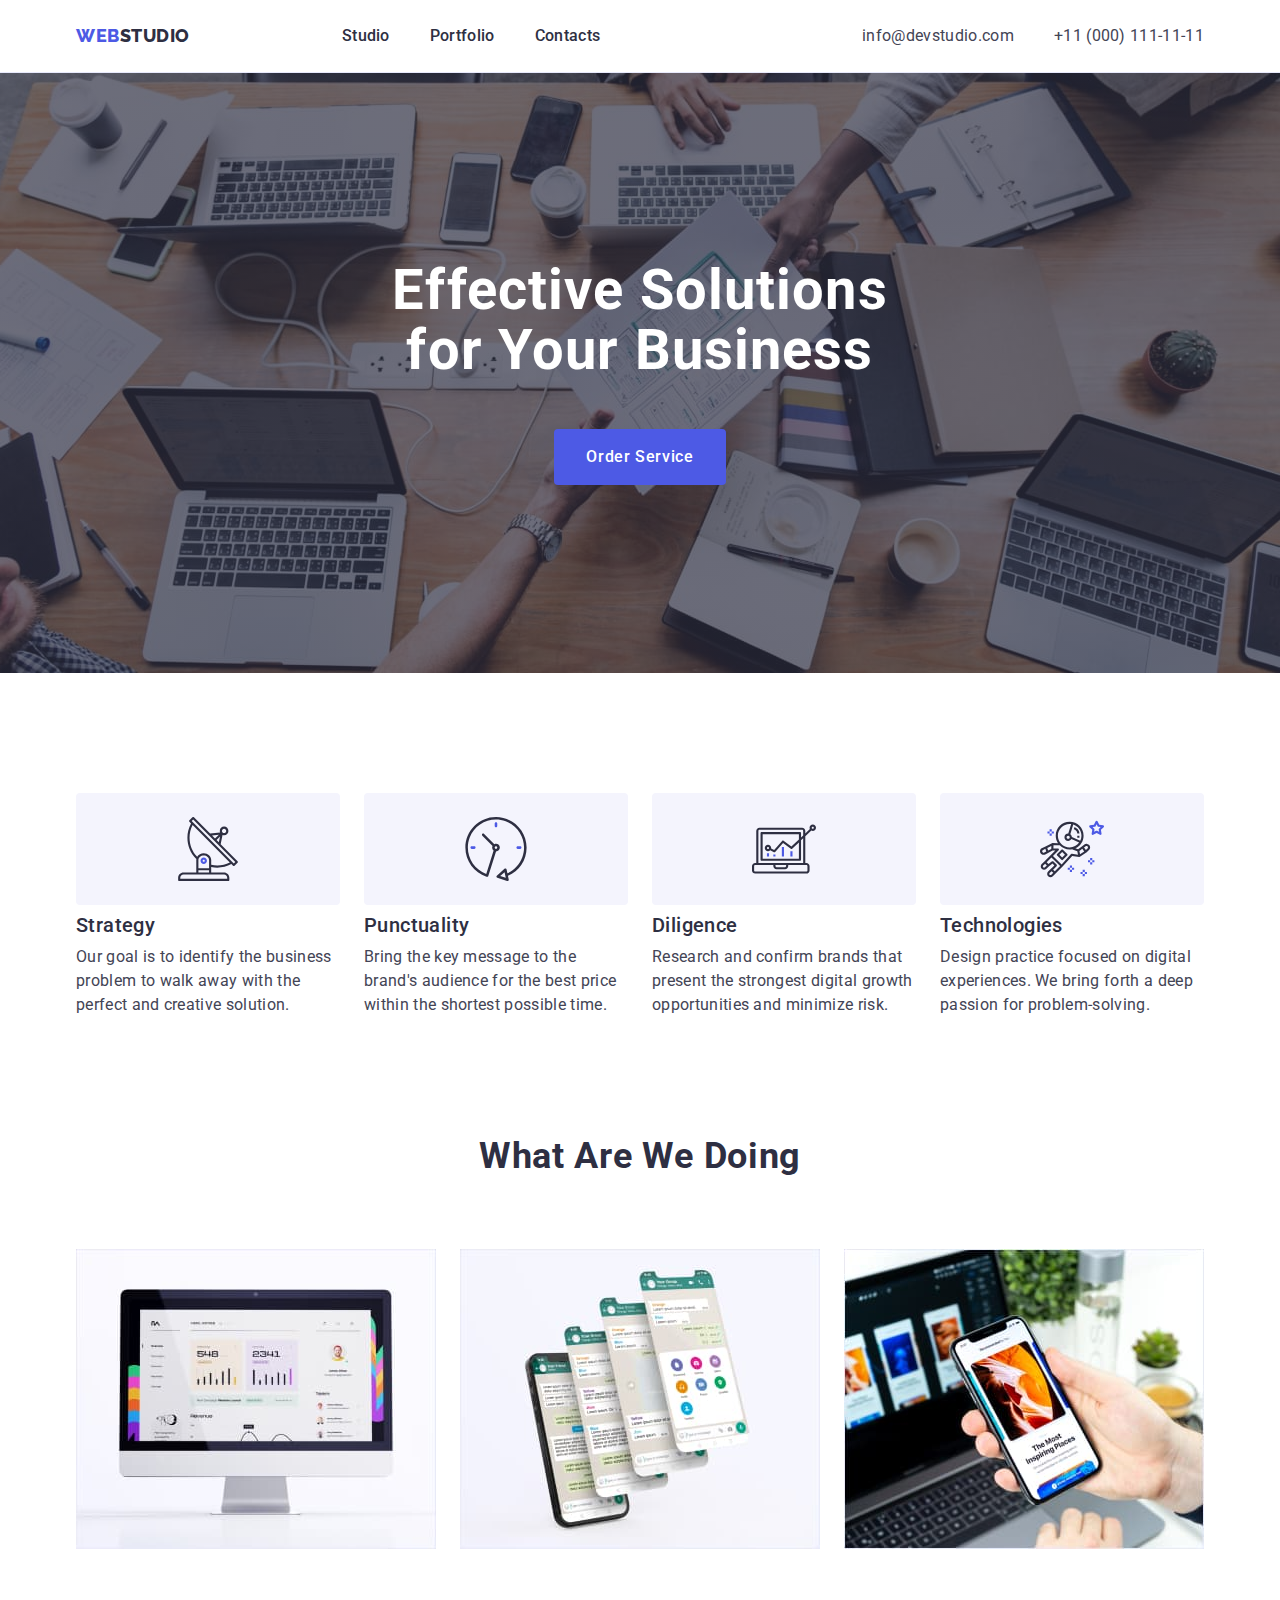
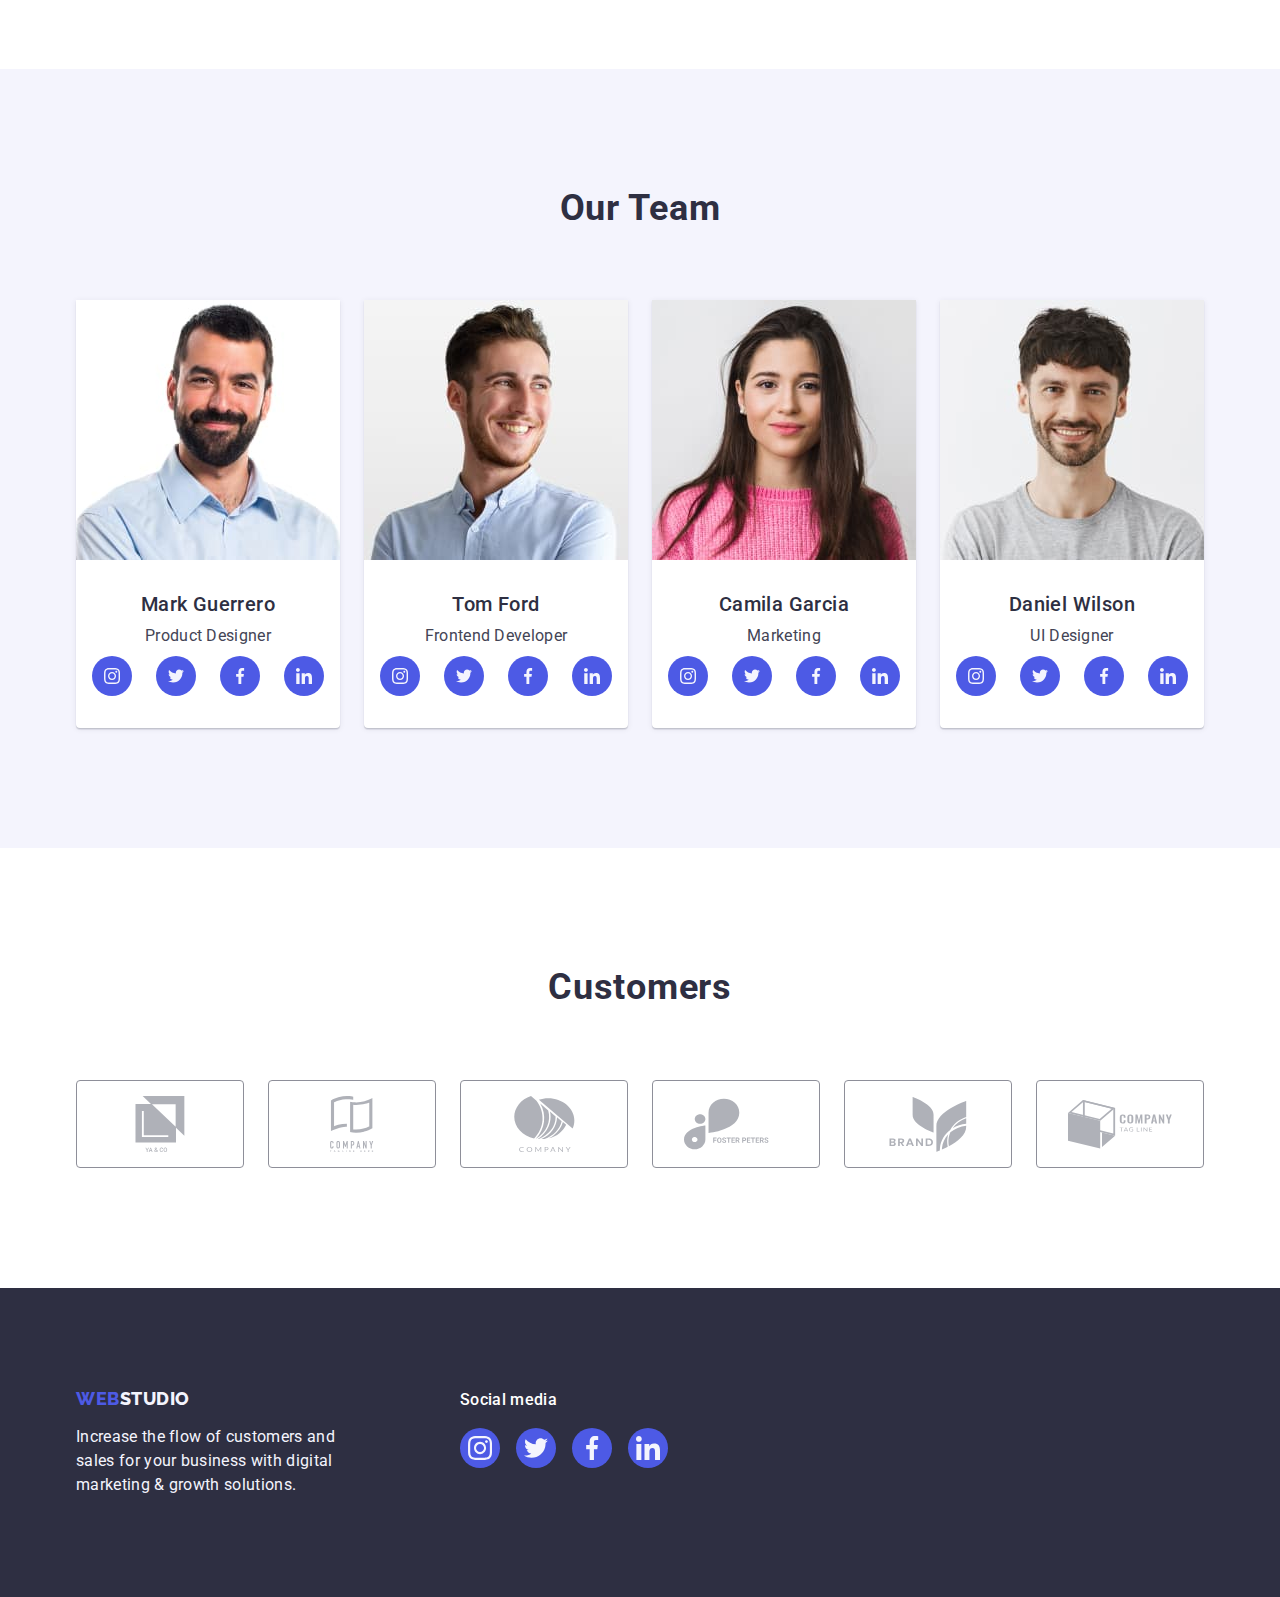
<file: index.html>
<!DOCTYPE html>
<html lang="en">
<head>
    <meta charset="UTF-8">
    <meta http-equiv="X-UA-Compatible" content="IE=edge">
    <meta name="viewport" content="width=device-width, initial-scale=1.0">    
    <title>goit-hw4</title>
    <link rel="preconnect" href="https://fonts.googleapis.com">
    <link rel="preconnect" href="https://fonts.gstatic.com" crossorigin>
    <link href="https://fonts.googleapis.com/css2?family=Raleway:wght@800&family=Roboto:wght@400;500;700&display=swap"
    rel="stylesheet">
    <link rel="stylesheet" href="https://cdnjs.cloudflare.com/ajax/libs/modern-normalize/1.1.0/modern-normalize.min.css">
    <link rel="stylesheet" href="./css/styles.css">
</head>
<body>

<!--Header-->
    <header class="header">
        <div class="container  main-nav">
        <nav class="site-nav">
            <a href="./index.html" class="logo logo-header link">Web<span class="header-brand">Studio</span></a>               
           
            <ul class="site-menu list">
                <li class="item"><a href="./index.html" class="menu link">Studio</a></li>
                <li class="item"><a href="./portfolio.html" class="menu link">Portfolio</a></li>
                <li class="item"><a href="" class="menu link">Contacts</a></li>
            </ul>            
        </nav>
       
        <address class="adress">
                <ul class="adress-list list">
                    <li class="item">
                        <a href="mailto:info@devstudio.com" class="contact link">info@devstudio.com</a>
                    </li>
                    <li class="item">
                        <a href="tel:+110001111111" class="contact link">+11 (000) 111-11-11</a>
                    </li>
                </ul>
        </address>   
        </div>
    </header>

   <!--Main-->
    <main>
    <!--Section Hero-->
        <section class="hero">
            
            <h1 class="hero-title">Effective Solutions for Your Business</h1>
            <button type="button" class="button primary">Order Service</button>
           
        </section>
    <!--Section Features-->
        <section class="section">            
            
                <div class="container">
                    <h2 class="title visually-hidden">Features</h2>
                    <ul class="features-list card-set list ">
                        <li class="card-set-item">
                            <div class="svg-icon">
                            <svg width="64" height="64">
                                <use href="./images/icon.svg#icon-antenna"></use>
                            </svg>  
                            </div>
                            <h3 class="subtitle">Strategy</h3>
                            <p class="description">
                                Our goal is to identify the business
                                problem to walk away with the perfect and creative solution.
                            </p>                          
                        </li>
                        <li class="card-set-item">
                            <div class="svg-icon">
                                <svg width="64" height="64">
                                    <use href="./images/icon.svg#icon-clock"></use>
                                </svg>
                            </div>
                            <h3 class="subtitle">Punctuality</h3>
                            <p class="description">
                                Bring the key message to the brand's audience for the best
                                price within the shortest possible time.
                            </p>
                        </li>
                        <li class="card-set-item">
                            <div class="svg-icon">
                                <svg width="64" height="64">
                                    <use href="./images/icon.svg#icon-diagram"></use>
                                </svg>
                            </div>
                            <h3 class="subtitle">Diligence</h3>
                            <p class="description">
                                Research and confirm brands that present the strongest
                                digital growth opportunities and minimize risk.
                            </p>
                        </li>
                        <li class="card-set-item">
                            <div class="svg-icon">
                                <svg width="64" height="64">
                                    <use href="./images/icon.svg#icon-astronaut"></use>
                                </svg>
                            </div>
                            <h3 class="subtitle">Technologies</h3>
                            <p class="description">
                                Design practice focused on digital experiences. We bring
                                forth a deep passion for problem-solving.
                            </p>
                        </li>
                    </ul>
                
            </div>
        </section>

    <!--Section Works-->
        <section class="section section-work">
            <div class="container">
            <h2 class="title">What are we doing</h2>
            <ul class="works-list card-set list">
                <li class="card-set-item">
                    <img src="./images/main-page/img1.jpg" alt="Computer" width="360" height="300"/>
                </li>
                <li class="card-set-item">
                    <img src="./images/main-page/img2.jpg" alt="Mobile phone" width="360" height="300"/>
                </li>
                <li class="card-set-item">
                    <img src="./images/main-page/img3.jpg" alt="Laptop" width="360" height="300"/>
                </li>
            </ul>
        </div>
        </section>
    
        <!--Section Our Team-->
        <section class="section section-team">
            <div class="container">
            <h2 class="title">Our Team</h2>
            <ul class="team-list card-set list">
                <li class="card-set-item item">
                    <img src="./images/main-page/teamcard1.jpg" class="team-img" alt="Product Designer" width="264" height="260"/>
                    <div class="team-card">
                    <h3 class="subtitle team-subtitle">Mark Guerrero</h3>
                    <p class="description team-description">Product Designer</p>
                      
                    <ul class="icon-set list">
                        <li class="icon-set-item">
                            <a href="" class="link social-icon social-icon-team">
                            
                                <svg width="16" height="16" class="social-btn">
                                    <use href="./images/icon.svg#icon-instagram"></use>
                                </svg>
                           
                            </a>
                        </li>
                        <li class="icon-set-item">
                            <a href="" class="link social-icon social-icon-team">
                                <svg width="16" height="16" class="social-btn">
                                    <use href="./images/icon.svg#icon-twitter"></use>
                                </svg>
                            </a>
                        </li>
                        <li class="icon-set-item">
                            <a href="" class="link social-icon social-icon-team">
                                <svg width="16" height="16" class="social-btn">
                                    <use href="./images/icon.svg#icon-facebook"></use>
                                </svg>
                            </a>
                        </li>
                        <li class="icon-set-item">
                            <a href="" class="link social-icon social-icon-team">
                                <svg width="16" height="16" class="social-btn">
                                    <use href="./images/icon.svg#icon-linkedin"></use>
                                </svg>
                            </a>
                        </li>
                    </ul> 
                    </div>
                </li>
                <li class="card-set-item item">
                    <img src="./images/main-page/teamcard2.jpg" class="team-img" alt="Frontend Developer" width="264" height="260"/>
                    <div class="team-card">
                    <h3 class="subtitle team-subtitle">Tom Ford</h3>
                    <p class="description team-description">Frontend Developer</p>
                            <ul class="icon-set list">
                                <li class="icon-set-item">
                                    <a href="" class="link social-icon social-icon-team">
                            
                                        <svg width="16" height="16" class="social-btn">
                                            <use href="./images/icon.svg#icon-instagram"></use>
                                        </svg>
                            
                                    </a>
                                </li>
                                <li class="icon-set-item">
                                    <a href="" class="link social-icon social-icon-team">
                                        <svg width="16" height="16" class="social-btn">
                                            <use href="./images/icon.svg#icon-twitter"></use>
                                        </svg>
                                    </a>
                                </li>
                                <li class="icon-set-item">
                                    <a href="" class="link social-icon social-icon-team">
                                        <svg width="16" height="16" class="social-btn">
                                            <use href="./images/icon.svg#icon-facebook"></use>
                                        </svg>
                                    </a>
                                </li>
                                <li class="icon-set-item">
                                    <a href="" class="link social-icon social-icon-team">
                                        <svg width="16" height="16" class="social-btn">
                                            <use href="./images/icon.svg#icon-linkedin"></use>
                                        </svg>
                                    </a>
                                </li>
                            </ul>
                    </div>
                    </li>
                <li class="card-set-item item">
                    <img src="./images/main-page/teamcard3.jpg" class="team-img" alt="Marketing" width="264" height="260"/>
                    <div class="team-card">
                    <h3 class="subtitle team-subtitle">Camila Garcia</h3>
                    <p class="description team-description">Marketing</p>
                            <ul class="icon-set list">
                                <li class="icon-set-item">
                                    <a href="" class="link social-icon social-icon-team">
                            
                                        <svg width="16" height="16" class="social-btn">
                                            <use href="./images/icon.svg#icon-instagram"></use>
                                        </svg>
                            
                                    </a>
                                </li>
                                <li class="icon-set-item">
                                    <a href="" class="link social-icon social-icon-team">
                                        <svg width="16" height="16" class="social-btn">
                                            <use href="./images/icon.svg#icon-twitter"></use>
                                        </svg>
                                    </a>
                                </li>
                                <li class="icon-set-item">
                                    <a href="" class="link social-icon social-icon-team">
                                        <svg width="16" height="16" class="social-btn">
                                            <use href="./images/icon.svg#icon-facebook"></use>
                                        </svg>
                                    </a>
                                </li>
                                <li class="icon-set-item">
                                    <a href="" class="link social-icon social-icon-team">
                                        <svg width="16" height="16" class="social-btn">
                                            <use href="./images/icon.svg#icon-linkedin"></use>
                                        </svg>
                                    </a>
                                </li>
                            </ul>
                    </div>
                </li>
                <li class="card-set-item item">
                    <img src="./images/main-page/teamcard4.jpg" class="team-img" alt="UI Designer" width="264" height="260"/>
                    <div class="team-card">
                    <h3 class="subtitle team-subtitle">Daniel Wilson</h3>
                    <p class="description team-description">UI Designer</p>
                            <ul class="icon-set list">
                                <li class="icon-set-item">
                                    <a href="" class="link social-icon social-icon-team">
                            
                                        <svg width="16" height="16" class="social-btn">
                                            <use href="./images/icon.svg#icon-instagram"></use>
                                        </svg>
                            
                                    </a>
                                </li>
                                <li class="icon-set-item">
                                    <a href="" class="link social-icon social-icon-team">
                                        <svg width="16" height="16" class="social-btn">
                                            <use href="./images/icon.svg#icon-twitter"></use>
                                        </svg>
                                    </a>
                                </li>
                                <li class="icon-set-item">
                                    <a href="" class="link social-icon social-icon-team">
                                        <svg width="16" height="16" class="social-btn">
                                            <use href="./images/icon.svg#icon-facebook"></use>
                                        </svg>
                                    </a>
                                </li>
                                <li class="icon-set-item">
                                    <a href="" class="link social-icon social-icon-team">
                                        <svg width="16" height="16" class="social-btn">
                                            <use href="./images/icon.svg#icon-linkedin"></use>
                                        </svg>
                                    </a>
                                </li>
                            </ul>
                    </div>
                </li>
            </ul>
            </div>
        </section>

        <!--Section Customers-->
        <section class="section">
            <div class="container">
                <h2 class="title">Customers</h2>
                <ul class="card-set list-customers list">
                    <li class="card-set-item customer-card">
                        <a href="" class="link-customers link">
                            <svg width="104" height="56" class="icon-customers">
                                <use href="./images/icon.svg#icon-client1"></use>
                            </svg>
                        </a>
                    </li>
                    <li class="card-set-item customer-card">
                        <a href="" class="link-customers link">
                            <svg width="104" height="56" class="icon-customers">
                                <use href="./images/icon.svg#icon-client2"></use>
                            </svg>
                        </a>
                    </li>
                    <li class="card-set-item customer-card">
                        <a href="" class="link-customers link">
                            <svg width="104" height="56" class="icon-customers">
                                <use href="./images/icon.svg#icon-client3"></use>
                            </svg>
                        </a>
                    </li>
                    <li class="card-set-item customer-card">
                        <a href="" class="link-customers link">
                            <svg width="104" height="56" class="icon-customers">
                                <use href="./images/icon.svg#icon-client4"></use>
                            </svg>
                        </a>
                    </li>
                    <li class="card-set-item customer-card">
                        <a href="" class="link-customers link">
                            <svg width="104" height="56" class="icon-customers">
                                <use href="./images/icon.svg#icon-client5"></use>
                            </svg>
                        </a>
                    </li>
                    <li class="card-set-item customer-card">
                        <a href="" class="link-customers link">
                            <svg width="104" height="56" class="icon-customers">
                                <use href="./images/icon.svg#icon-client6"></use>
                            </svg>
                        </a>
                    </li>
                </ul>
            </div>
        
        </section>
    </main>
    
   
<!--Section Footer-->

<footer class="footer">
    <div class="container footer-container">

        <div>
            <a href="./index.html" class=" footer-logo logo link">Web<span class="footer-brand">Studio</span></a>
            <p class="footer-description">
                Increase the flow of customers and sales for your business
                with digital marketing & growth solutions.
            </p>
        </div>
        <div>
            <p class="social-media">Social media</p>
            <ul class="icon-set icon-footer list">
                <li class="icon-set-item">
                    <a href="" class="link social-icon social-icon-footer">

                        <svg width="24" height="24" class="social-btn">
                            <use href="./images/icon.svg#icon-instagram"></use>
                        </svg>

                    </a>
                </li>
                <li class="icon-set-item">
                    <a href="" class="link social-icon social-icon-footer">
                        <svg width="24" height="24" class="social-btn">
                            <use href="./images/icon.svg#icon-twitter"></use>
                        </svg>
                    </a>
                </li>
                <li class="icon-set-item">
                    <a href="" class="link social-icon social-icon-footer">
                        <svg width="24" height="24" class="social-btn">
                            <use href="./images/icon.svg#icon-facebook"></use>
                        </svg>
                    </a>
                </li>
                <li class="icon-set-item">
                    <a href="" class="link social-icon social-icon-footer">
                        <svg width="24" height="24" class="social-btn">
                            <use href="./images/icon.svg#icon-linkedin"></use>
                        </svg>
                    </a>
                </li>
            </ul>
        </div>


    </div>
</footer>
</body>
</html>
</file>
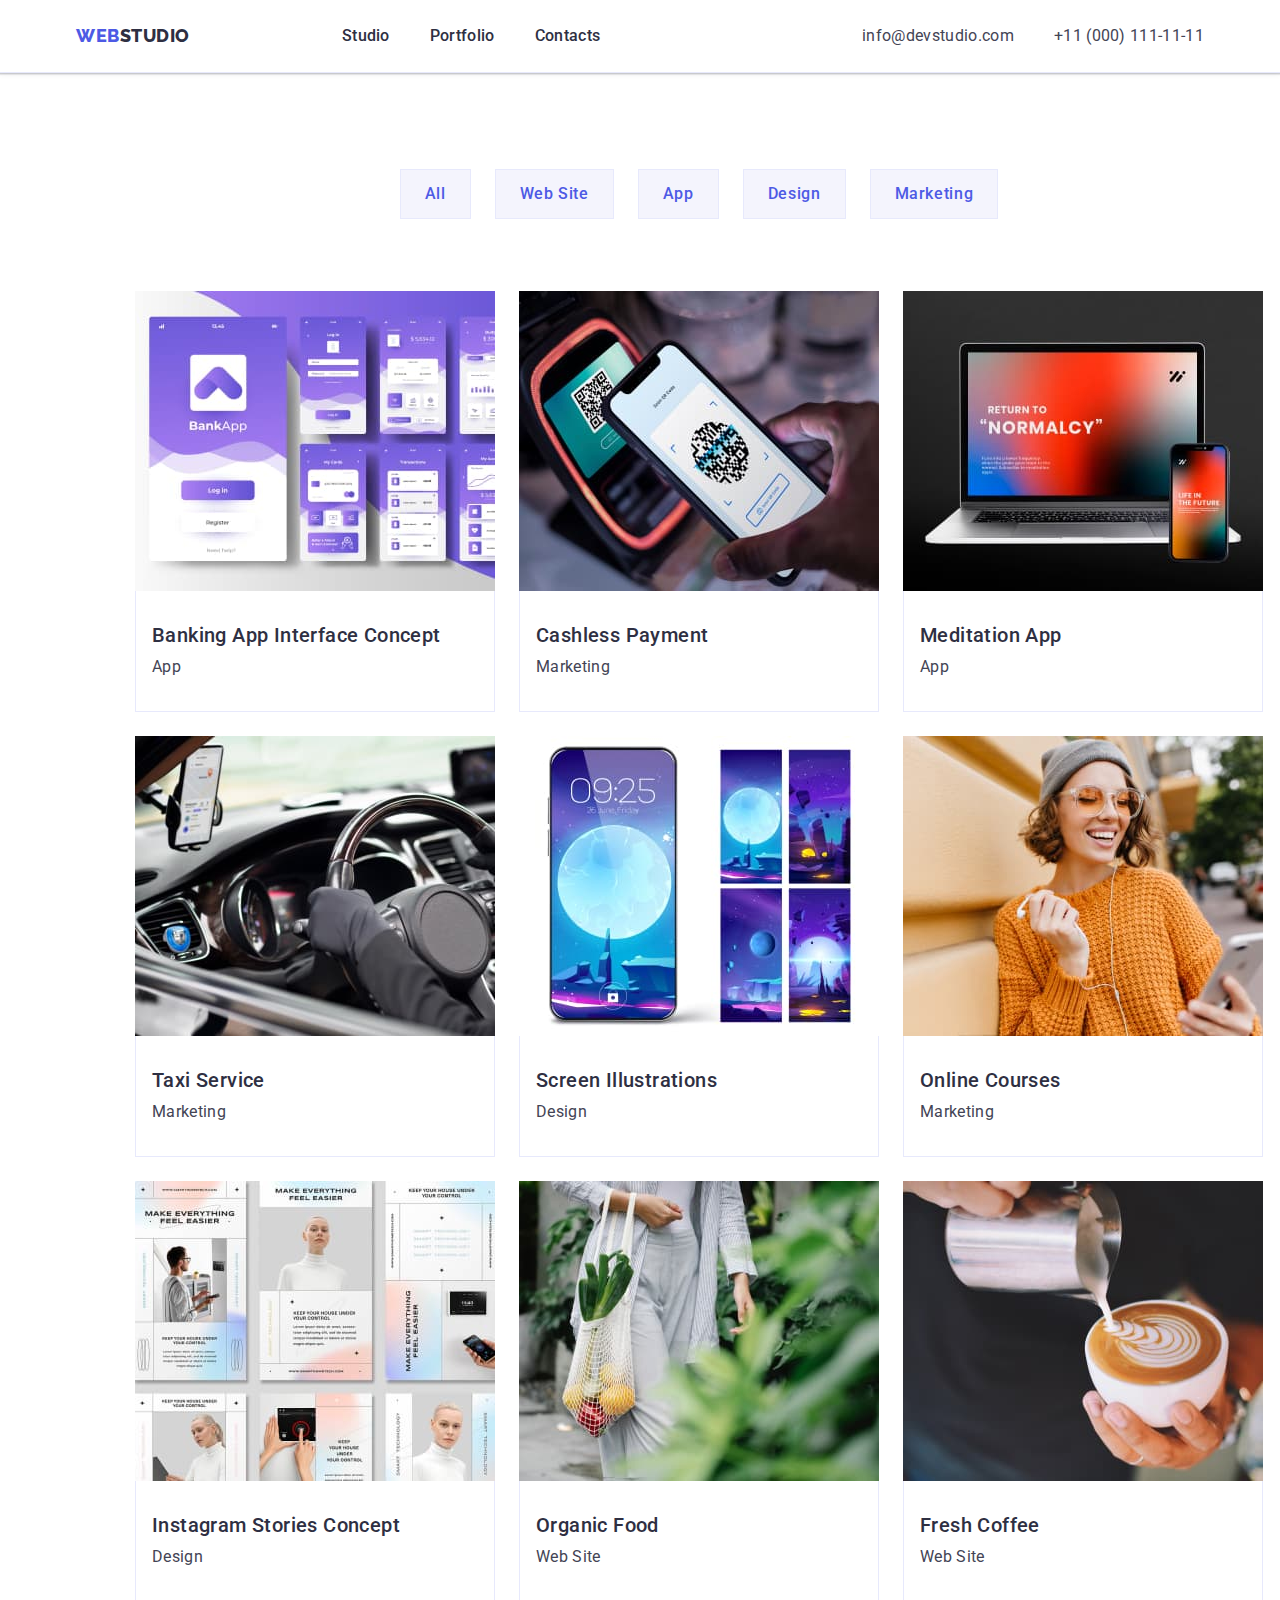
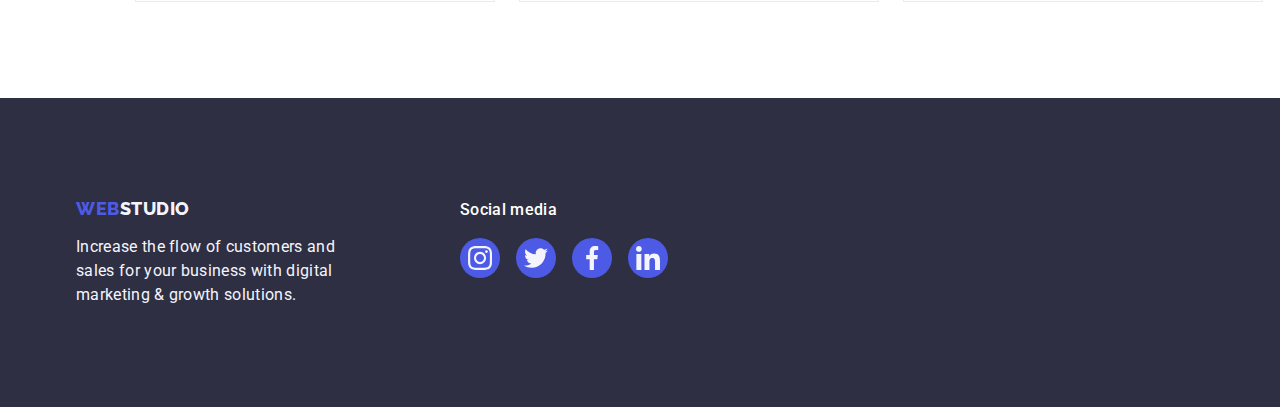
<file: portfolio.html>
<!DOCTYPE html>
<html lang="en">
<head>
    <meta charset="UTF-8">
    <meta http-equiv="X-UA-Compatible" content="IE=edge">
    <meta name="viewport" content="width=device-width, initial-scale=1.0">
    <title>Portfolio</title>
<link rel="preconnect" href="https://fonts.googleapis.com">
<link rel="preconnect" href="https://fonts.gstatic.com" crossorigin>
<link href="https://fonts.googleapis.com/css2?family=Raleway:wght@800&family=Roboto:wght@400;500;700&display=swap"
 rel="stylesheet">
<link rel="stylesheet" href="https://cdnjs.cloudflare.com/ajax/libs/modern-normalize/1.1.0/modern-normalize.min.css">
<link rel="stylesheet" href="./css/styles.css">
</head>
<body>
    <!--Header-->
    <header class="header">
        <div class="container  main-nav">
            <nav class="site-nav">
                <a href="./index.html" class="logo logo-header link">Web<span class="header-brand">Studio</span></a>
    
                <ul class="site-menu list">
                    <li class="item"><a href="./index.html" class="menu link">Studio</a></li>
                    <li class="item"><a href="./portfolio.html" class="menu link">Portfolio</a></li>
                    <li class="item"><a href="" class="menu link">Contacts</a></li>
                </ul>
            </nav>
    
            <address class="adress">
                <ul class="adress-list list">
                    <li class="item">
                        <a href="mailto:info@devstudio.com" class="contact link">info@devstudio.com</a>
                    </li>
                    <li class="item">
                        <a href="tel:+110001111111" class="contact link">+11 (000) 111-11-11</a>
                    </li>
                </ul>
            </address>
        </div>
    </header>
<!--Main-->
<main>
    <!--Section Portfolio-->
    <section class="portfolio">
        
       <div class="container">
            <h1 class="visually-hidden">Portfolio</h1>
            <ul class="portfolio-filters list">
                <li class="item"><button type="button" class="button secondary">All</button></li>
                <li class="item"><button type="button" class="button secondary">Web Site</button></li>
                <li class="item"><button type="button" class="button secondary">App</button></li>
                <li class="item"><button type="button" class="button secondary">Design</button></li>
                <li class="item"><button type="button" class="button secondary">Marketing</button></li>
            </ul>
            <ul class="card-set list">
                <li class="card-set-item">
                    <a href="" class="link portfolio-item">                        
                        <img src="./images/portfolio/project-card1.jpg" alt="Banking App" width="360" height="300">
                            <div class="portfolio-card">
                                <h2 class="portfolio-title">Banking App Interface Concept</h2>
                                <p class="portfolio-description">App</p>
                            </div>
                    </a>
                </li>

                <li class="card-set-item">
                    <a href="" class="link portfolio-item">                       
                        <img src="./images/portfolio/project-card2.jpg" alt="Cashless Payment" width="360" height="300">
                            <div class="portfolio-card">
                                <h2 class="portfolio-title">Cashless Payment</h2>
                                <p class="portfolio-description">Marketing</p>
                            </div>
                    </a>
                </li>

                <li class="card-set-item">
                    <a href="" class="link portfolio-item">                       
                        <img src="./images/portfolio/project-card3.jpg" alt="Meditation App" width="360" height="300">
                            <div class="portfolio-card">
                                <h2 class="portfolio-title">Meditation App</h2>
                                <p class="portfolio-description">App</p>
                            </div>
                    </a>
                </li>

                <li class="card-set-item">
                    <a href="" class="link portfolio-item">                        
                        <img src="./images/portfolio/project-card4.jpg" alt="Taxi Service" width="360" height="300">
                            <div class="portfolio-card">
                                <h2 class="portfolio-title">Taxi Service</h2>
                                <p class="portfolio-description">Marketing</p>
                            </div>
                    </a>
                </li>

                <li class="card-set-item">
                    <a href="" class="link portfolio-item">                        
                        <img src="./images/portfolio/project-card5.jpg" alt="Screen Illustrations" width="360" height="300">
                            <div class="portfolio-card">
                                <h2 class="portfolio-title">Screen Illustrations</h2>
                                <p class="portfolio-description">Design</p>
                            </div>
                    </a>
                </li>

                <li class="card-set-item">
                    <a href="" class="link portfolio-item">                        
                        <img src="./images/portfolio/project-card6.jpg" alt="Online Courses" width="360" height="300">
                        <div class="portfolio-card">
                            <h2 class="portfolio-title">Online Courses</h2>
                            <p class="portfolio-description">Marketing</p>
                        </div>
                    </a>
                </li>

                <li class="card-set-item">
                    <a href="" class="link portfolio-item">
                        <img src="./images/portfolio/project-card7.jpg" alt="Instagram Stories Concept" width="360" height="300">
                            <div class="portfolio-card">
                                <h2 class="portfolio-title">Instagram Stories Concept</h2>
                                <p class="portfolio-description">Design</p>
                            </div>
                    </a>
                </li>

                <li class="card-set-item">
                    <a href="" class="link portfolio-item">
                         <img src="./images/portfolio/project-card8.jpg" alt="Organic Food" width="360" height="300">
                            <div class="portfolio-card">
                                <h2 class="portfolio-title">Organic Food</h2>
                                <p class="portfolio-description">Web Site</p>
                            </div>
                    </a>
                </li>

                <li class="card-set-item">
                    <a href="" class="link portfolio-item">
                         <img src="./images/portfolio/project-card9.jpg" alt="Fresh Coffee" width="360" height="300">
                            <div class="portfolio-card">
                                 <h2 class="portfolio-title">Fresh Coffee</h2>
                                 <p class="portfolio-description">Web Site</p>
                            </div>
                    </a>
                </li>
            </ul>
         
        </div>
    </section>
</main>
<!--Section Footer-->
    
    <footer class="footer">
        <div class="container footer-container">
    
            <div>
                <a href="./index.html" class=" footer-logo logo link">Web<span class="footer-brand">Studio</span></a>
                <p class="footer-description">
                    Increase the flow of customers and sales for your business
                    with digital marketing & growth solutions.
                </p>
            </div>
            <div>
                <p class="social-media">Social media</p>
                <ul class="icon-set icon-footer list">
                    <li class="icon-set-item">
                        <a href="" class="link social-icon social-icon-footer">
    
                            <svg width="24" height="24" class="social-btn">
                                <use href="./images/icon.svg#icon-instagram"></use>
                            </svg>
    
                        </a>
                    </li>
                    <li class="icon-set-item">
                        <a href="" class="link social-icon social-icon-footer">
                            <svg width="24" height="24" class="social-btn">
                                <use href="./images/icon.svg#icon-twitter"></use>
                            </svg>
                        </a>
                    </li>
                    <li class="icon-set-item">
                        <a href="" class="link social-icon social-icon-footer">
                            <svg width="24" height="24" class="social-btn">
                                <use href="./images/icon.svg#icon-facebook"></use>
                            </svg>
                        </a>
                    </li>
                    <li class="icon-set-item">
                        <a href="" class="link social-icon social-icon-footer">
                            <svg width="24" height="24" class="social-btn">
                                <use href="./images/icon.svg#icon-linkedin"></use>
                            </svg>
                        </a>
                    </li>
                </ul>
            </div>
        
    
        </div>
    </footer>
</body>
</html>
</file>
<file: css/styles.css>
:root{

        --color-iris: #4d5ae5;
        --color-ocean: #404bbf;
        --color-navy-blue: #2e2f42;
        --color-green: #31d0aa;
        --color-slate: #434455;
        --color-light-slate: #8e8f99;        
        --color-cornflower: #e7e9fc;
        --color-cloud: #f4f4fd;        
        --color-navy-blue-modal: #2e2f42;
        --color-grey: #2e2f42;
        --color-white: #ffffff;
        --color-dairy: #fcfcfc;
        --color-icon: #afb1b8;
        --items: 3;
        --indent: 24px;
}

body {
    background-color: var(--color-white);
    color:var(--color-slate);
    font-family: Roboto, sans-serif;    
}

img {
    display: block;
    max-width: 100%;
    height: auto;
}

h1,h2,h3,h4,h5,h6,p {
    margin: 0;
}

.section {
    padding-top: 120px;
    padding-bottom: 120px;
}

.container {
    margin-right: auto;
    margin-left: auto;
    width: 1158px;
    padding: 0 15px;
}

.list{
    list-style: none;
    padding: 0;
    margin: 0;
}

.link{
    text-decoration: none;
}

.visually-hidden {
    position: absolute;
    width: 1px;
    height: 1px;
    margin: -1px;
    border: 0;
    padding: 0;
    white-space: nowrap;
    clip-path: inset(100%);
    clip: rect(0 0 0 0);
    overflow: hidden;
}

.subtitle {
    margin-top: 0;
    margin-bottom: 8px;

    color: var(--color-navy-blue);
    font-weight: 500;
    font-size: 20px;
    line-height: 1.2;
    letter-spacing: 0.02em;
    text-transform: capitalize;
}

.description {
    margin-top: 0;
    margin-bottom: 0;
    letter-spacing: 0.02em;
    font-size: 16px;
    line-height: 1.5;
}

/**
  |============================
  | Social icons
  |============================
*/
.social-icon {
    display: flex;
    align-items: center;
    justify-content: center;
    border-radius: 50%;
    width: 100%;
    height: 100%;
    background-color: var(--color-iris);
}
.icon-set {
    display: flex;
    justify-content: center;
    gap: var(--indent);
}

.icon-set-item {
    width: 40px;
    height: 40px;
}

.social-btn {
    fill: var(--color-cloud);
}

/**
  |============================
  | Buttons
  |============================
*/

.button {
    display: block;       
    text-align: center;    

    font-family: inherit;
    font-weight: 500;
    font-size: 16px;
    line-height: 1.5;
    letter-spacing: 0.04em;

    color: var(--color-white);
    background-color: var(--color-iris);  
    
    cursor: pointer;   
    
}

.button.primary {
    min-width: 169px;
    height: 56px;
    padding: 16px 32px;
    margin: 0 auto;
    border: none;
    border-radius: 4px;
    
    color: var(--color-white);
    background-color: var(--color-iris);
}

.button.secondary {
    padding: 12px 24px;
    color: var(--color-iris);

    background-color: var(--color-cloud);
    border: 1px solid var(--color-cornflower);
}

.button.primary:hover,
.button.primary:focus {
    background-color: var(--color-ocean);
}

.button.secondary:hover,
.button.secondary:focus {
    color: var(--color-white);
    background-color: var(--color-ocean);

    border: 1px solid transparent;
    box-shadow: 0px 3px 1px rgba(0, 0, 0, 0.1),
        0px 2px 1px rgba(0, 0, 0, 0.08),
        0px 2px 2px rgba(0, 0, 0, 0.12);
}

/**
  |============================
  | Logo
  |============================
*/

.logo {
    display: block;
    padding: 24px 0;      
    
    font-family: Raleway, sans-serif;
    font-weight: 800;
    font-size: 18px;
    line-height: 1.17;
    letter-spacing: 0.03em;
    text-transform: uppercase;

    color: var(--color-iris);
}

/**
  |============================
  | Card-set
  |============================
*/

.card-set {
    display: flex;
    flex-wrap: wrap;
    gap: var(--indent);
}

.card-set-item{
    width: calc((100% - var(--indent) * (var(--items) - 1)) / var(--items));
}

/**
  |============================
  | Header
  |============================
*/

.header {
    border-bottom: 1px solid var(--color-cornflower);
    box-shadow: 0px 2px 1px rgba(46, 47, 66, 0.08),
        0px 1px 1px rgba(46, 47, 66, 0.16),
        0px 1px 6px rgba(46, 47, 66, 0.08);
}

.logo-header{
    margin-right: 76px;
}

.main-nav{
    display: flex;       
    align-items: center;
}

.header-brand {
    
    color: var(--color-navy-blue);
}

.header-brand:hover,
.header-brand:focus {
    color: var(--color-iris);
}

.site-nav{
    display: flex;
    align-items: center;
    margin-right: auto;
}

.site-menu {
    display: flex;
    margin-left: 76px;
    gap: 40px;   
}

.site-menu .menu {
    display: block;
    padding: 24px 0;
   
    font-weight: 500;
    font-size: 16px;
    line-height: 1.5;  
    letter-spacing: 0.02em; 

    color: var(--color-navy-blue);
}

.site-menu .menu:hover,
.site-menu .menu:focus
{
    color:var(--color-ocean);
}
.adress{
    display: flex;
    font-style: normal;
   
}

.adress-list{
    display: flex;
    gap: 40px;   
}

.adress-list .contact{
    display: block;
    padding: 24px 0;

    font-size: 16px;
    line-height: 1.5;
    letter-spacing: 0.02em;

    color: var(--color-slate);
}

.adress-list .contact:hover,
.adress-list .contact:focus
{
    color:var(--color-ocean);
}

.title {
    margin-bottom: 72px;
    text-align: center;
    
    font-weight: 700;
    font-size: 36px;
    line-height: 1.1;
    letter-spacing: 0.02em;    
    text-transform: capitalize;

    color: var(--color-navy-blue);
}

/**
  |============================
  | section hero
  |============================
*/

.hero {
    max-width: 1440px;
    min-height: 600px;
    padding-top: 188px;
    padding-bottom: 188px;
    text-align: center;
    margin-left: auto;
    margin-right: auto;

    background-color: var(--color-iris);
    background-image: linear-gradient(rgba(46, 47, 66, 0.7), rgba(46, 47, 66, 0.7)),
    url(../images/img-name.jpg);
    background-repeat: no-repeat;
    background-position: center;
    background-size: cover; 
}

.hero-title{
    max-width: 496px;
    margin: 0 auto 48px;
      
    font-style: normal;
    font-weight: 700;
    font-size: 56px;
    line-height: 1.07;
    letter-spacing: 0.02em; 

    color: var(--color-white);
}

/**
  |============================
  | Section Features
  |============================
*/

.features-list {
    --items: 4;
}

.svg-icon {
    height: 112px;
    padding: 24px 100px;
    margin-bottom: 8px;
    display: flex;
    align-items: center;
    justify-content: center;
    border-radius: 4px;   
   
    background-color: var(--color-cloud);
}

/**
  |============================
  | Section Works
  |============================
*/

.section-work {
    padding-top: 0;
}

/**
  |============================
  | Section Team
  |============================
*/

.section-team {
    background-color: var(--color-cloud);
}

.team-list {
    --items: 4;
}

.team-list .item {
    background-color: var(--color-white);
    box-shadow: 0px 1px 6px rgba(46, 47, 66, 0.08), 0px 1px 1px rgba(46, 47, 66, 0.16), 0px 2px 1px rgba(46, 47, 66, 0.08);
    border-radius: 0px 0px 4px 4px;
}

.team-card {
    padding: 32px 0;
}

.team-subtitle {
   text-align: center;
}

.team-description {
    text-align: center;
    margin-bottom: 8px;
}

.social-icon-team:hover,
.social-icon-team:focus {
    background-color: var(--color-ocean);
}

/**
  |============================
  | Section Customers
  |============================
*/

.link-customers{
    display: flex;
    align-items: center;
    justify-content: center;
    width: 100%;
    height: 100%;
    border: 1px solid var(--color-light-slate);    
    border-radius: 4px;

    color: var(--color-icon);
}

.link-customers:hover,
.link-customers:focus {
    border-color: var(--color-ocean);
    color: var(--color-ocean);
   
}

.list-customers{
    --items: 6;
}

.customer-card {
    height: 88px;
}

.icon-customers {
 fill: currentColor;
}

/**
  |============================
  | Footer
  |============================
*/

.footer{
    padding-top: 100px;
    padding-bottom: 100px;

    background-color: var(--color-navy-blue);
    color: var(--color-cloud);
    
}

.footer-container{
    display: flex;
    align-items: baseline;
    gap: 120px;
}

.footer-logo {
    margin-bottom: 16px;
    padding: 0;
}

.footer-brand{
    color: var(--color-cloud);
}

.footer-brand:hover,
.footer-brand:focus{
    color: var(--color-iris);
}

.footer-description {
    width: 264px;  

    font-size: 16px;
    line-height: 1.5;
    letter-spacing: 0.02em;   
       
    color: var(--color-cloud);
}

.social-media{
    margin-bottom: 16px;

    font-weight: 500;
    font-size: 16px;
    line-height: 1.5;
    letter-spacing: 0.02em;

    color: var(--color-white);
}

.icon-footer {
    --indent: 16px;
}

.social-icon-footer:hover,
.social-icon-footer:focus {
    background-color: var(--color-green);
}

/**
  |============================
  | Portfolio
  |============================
*/

.portfolio{
    padding: 96px 120px;
}

.portfolio-filters {
    display: flex;
    justify-content: center;
    margin-bottom: 72px;
    gap: 24px;
}

.portfolio-item {
    display: block;
}

.portfolio-item:hover,
.portfolio-item:focus {
    box-shadow: 0px 1px 6px rgba(46, 47, 66, 0.08),
        0px 1px 1px rgba(46, 47, 66, 0.16),
        0px 2px 1px rgba(46, 47, 66, 0.08);
}

.portfolio-card {
    padding: 32px 16px;
    border: 1px solid var(--color-cornflower);
    border-top: none;
}

.portfolio-title {
    font-weight: 500;
    font-size: 20px;
    line-height: 1.2;
    letter-spacing: 0.02em;
    margin-bottom: 8px;

    color: var(--color-navy-blue);
}

.portfolio-description{
    font-size: 16px;
    line-height: 1.5;
    letter-spacing: 0.02em;

    color: var(--color-slate);
}
</file>
